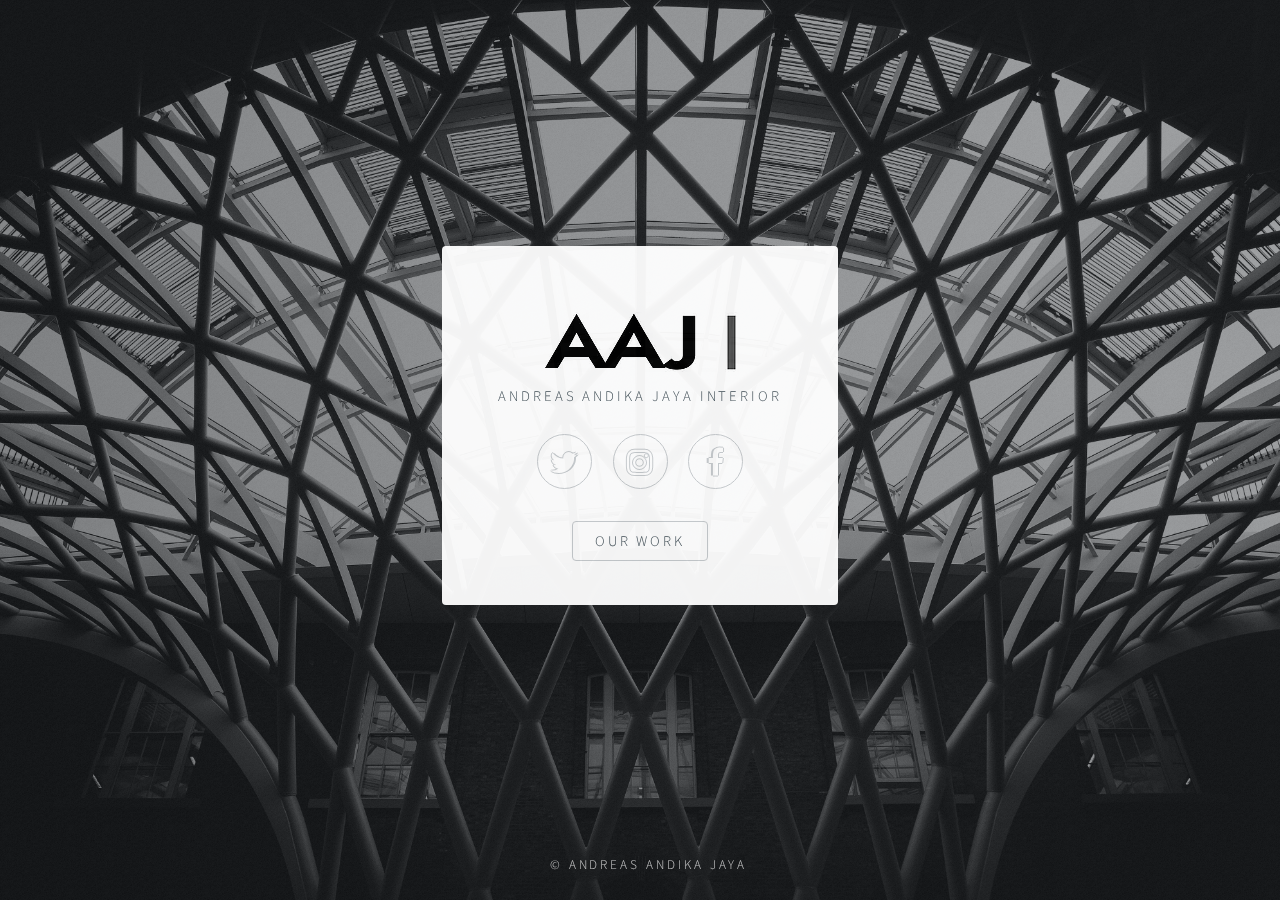
<file: index.html>
<!DOCTYPE HTML>
<!--
	Identity by HTML5 UP
	html5up.net | @ajlkn
	Free for personal and commercial use under the CCA 3.0 license (html5up.net/license)
-->
<html>
	<head>
		<title>AAJ Interior</title>
		<meta charset="utf-8" />
		<meta name="viewport" content="width=device-width, initial-scale=1" />
		<!--[if lte IE 8]><script src="assets/js/html5shiv.js"></script><![endif]-->
		<link rel="stylesheet" href="assets/css/main.css" />
		<link rel="stylesheet" href="assets/css/mycss.css" />
		<!--[if lte IE 9]><link rel="stylesheet" href="assets/css/ie9.css" /><![endif]-->
		<!--[if lte IE 8]><link rel="stylesheet" href="assets/css/ie8.css" /><![endif]-->
		<noscript><link rel="stylesheet" href="assets/css/noscript.css" /></noscript>
	</head>
	<body class="is-loading">

		<!-- Wrapper -->
			<div id="wrapper">

				<!-- Main -->
					<section id="main">
						<header>
							<!-- <span class="avatar"><img src="images/avatar.jpg" alt="" /></span> -->
							<img src="images/logo.webp">
							<!-- <h1>AAJI</h1> -->
							<p>ANDREAS ANDIKA JAYA INTERIOR</p>

						</header>
						<!--
						<hr />
						<h2>Extra Stuff!</h2>
						<form method="post" action="#">
							<div class="field">
								<input type="text" name="name" id="name" placeholder="Name" />
							</div>
							<div class="field">
								<input type="email" name="email" id="email" placeholder="Email" />
							</div>
							<div class="field">
								<div class="select-wrapper">
									<select name="department" id="department">
										<option value="">Department</option>
										<option value="sales">Sales</option>
										<option value="tech">Tech Support</option>
										<option value="null">/dev/null</option>
									</select>
								</div>
							</div>
							<div class="field">
								<textarea name="message" id="message" placeholder="Message" rows="4"></textarea>
							</div>
							<div class="field">
								<input type="checkbox" id="human" name="human" /><label for="human">I'm a human</label>
							</div>
							<div class="field">
								<label>But are you a robot?</label>
								<input type="radio" id="robot_yes" name="robot" /><label for="robot_yes">Yes</label>
								<input type="radio" id="robot_no" name="robot" /><label for="robot_no">No</label>
							</div>
							<ul class="actions">
								<li><a href="#" class="button">Get Started</a></li>
							</ul>
						</form>
						<hr />
						-->
						<footer>
							<ul class="icons">
								<li><a href="#" class="fa-twitter">Twitter</a></li>
								<li><a href="https://www.instagram.com/andreasandikajaya/" class="fa-instagram">Instagram</a></li>
								<li><a href="#" class="fa-facebook">Facebook</a></li>
								<!-- <li><a href="#" class="icon fa-envelope-o">Email</a></li> -->
							</ul>
							<a href="/work/work.html" class="button">OUR WORK</a>
						</footer>
					</section>

				<!-- Footer -->
					<footer id="footer">
						<ul class="copyright">
							<li>&copy; ANDREAS ANDIKA JAYA</li>
					</footer>

			</div>

		<!-- Scripts -->
			<!--[if lte IE 8]><script src="assets/js/respond.min.js"></script><![endif]-->
			<script>
				if ('addEventListener' in window) {
					window.addEventListener('load', function() { document.body.className = document.body.className.replace(/\bis-loading\b/, ''); });
					document.body.className += (navigator.userAgent.match(/(MSIE|rv:11\.0)/) ? ' is-ie' : '');
				}
			</script>

	</body>
</html>
</file>
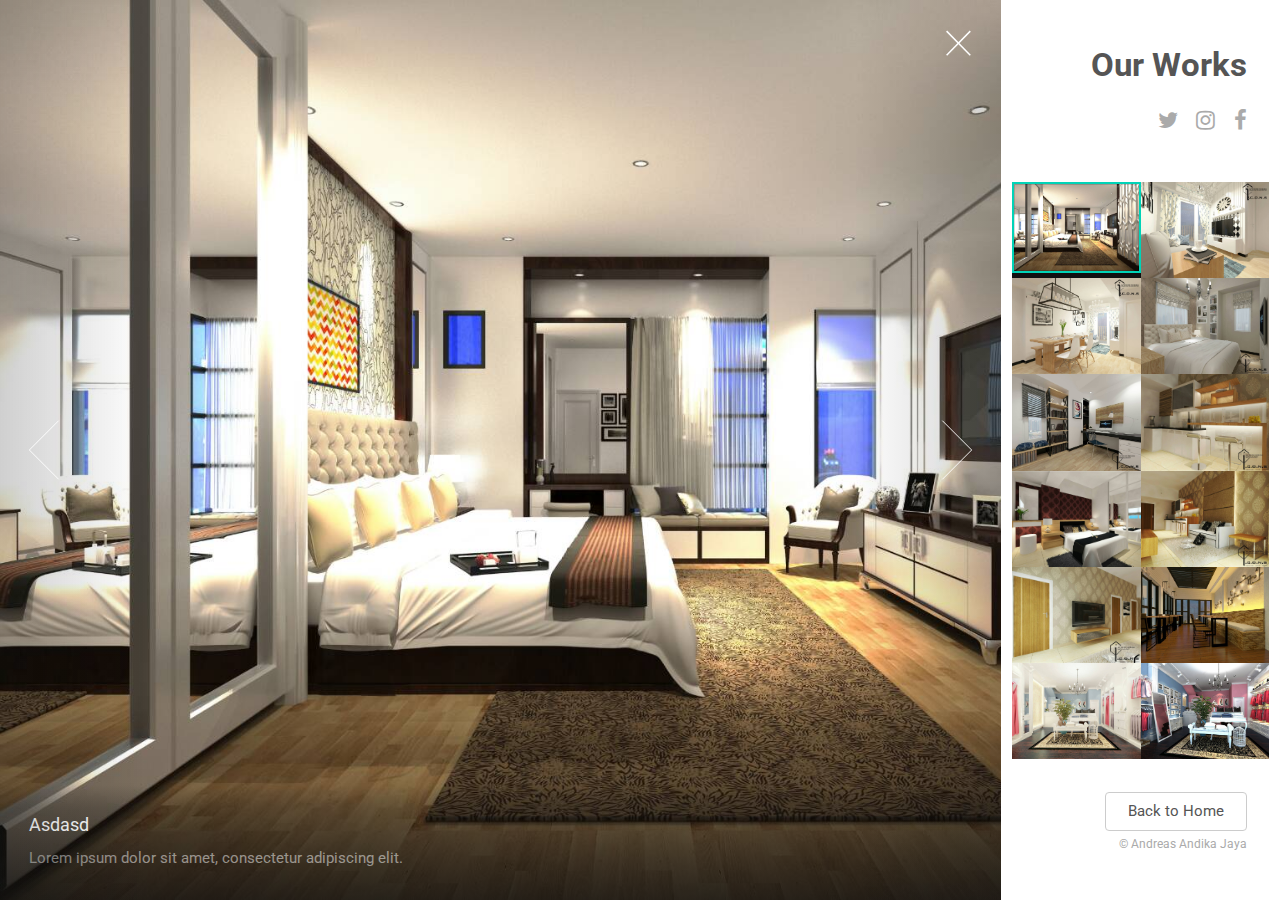
<file: work/work.html>
<!DOCTYPE HTML>
<!--
	Lens by HTML5 UP
	html5up.net | @ajlkn
	Free for personal and commercial use under the CCA 3.0 license (html5up.net/license)
-->
<html>
	<head>
		<title>AAJI | Our Works</title>
		<meta charset="utf-8" />
		<meta name="viewport" content="width=device-width, initial-scale=1" />
		<!--[if lte IE 8]><script src="assets/js/ie/html5shiv.js"></script><![endif]-->
		<link rel="stylesheet" href="assets/css/main.css" />
		<!--[if lte IE 8]><link rel="stylesheet" href="assets/css/ie8.css" /><![endif]-->
		<!--[if lte IE 9]><link rel="stylesheet" href="assets/css/ie9.css" /><![endif]-->
		<noscript><link rel="stylesheet" href="assets/css/noscript.css" /></noscript>
	</head>
	<body class="is-loading-0 is-loading-1 is-loading-2">

		<!-- Main -->
			<div id="main">

				<!-- Header -->
					<header id="header">
						<h1>Our Works</h1>
						<ul class="icons">
							<li><a href="#" class="icon fa-twitter"><span class="label">Twitter</span></a></li>
							<li><a href="https://www.instagram.com/andreasandikajaya/" class="icon fa-instagram"><span class="label">Instagram</span></a></li>
							<li><a href="#" class="icon fa-facebook"><span class="label">Facebook</span></a></li>
							<!-- <li><a href="#" class="icon fa-envelope-o"><span class="label">Email</span></a></li> -->
						</ul>
					</header>

				<!-- Thumbnail -->
					<section id="thumbnails">
						<article>
							<a class="thumbnail" href="images/fulls/13.jpg" data-position="left center"><img src="images/thumbs/13.jpg" alt="" /></a>
							<h2>Asdasd</h2>
							<p>Lorem ipsum dolor sit amet, consectetur adipiscing elit.</p>
						</article>
						<article>
							<a class="thumbnail" href="images/fulls/14.jpg"><img src="images/thumbs/14.jpg" alt="" /></a>
							<h2>Vivamus convallis libero</h2>
							<p>Sed velit lacus, laoreet at venenatis convallis in lorem tincidunt.</p>
						</article>
						<article>
							<a class="thumbnail" href="images/fulls/15.jpg" data-position="top center"><img src="images/thumbs/15.jpg" alt="" /></a>
							<h2>Nec accumsan enim felis</h2>
							<p>Maecenas eleifend tellus ut turpis eleifend, vitae pretium faucibus.</p>
						</article>
						<article>
							<a class="thumbnail" href="images/fulls/04.jpg"><img src="images/thumbs/04.jpg" alt="" /></a>
							<h2>Donec maximus nisi eget</h2>
							<p>Tristique in nulla vel congue. Sed sociis natoque parturient nascetur.</p>
						</article>
						<article>
							<a class="thumbnail" href="images/fulls/05.jpg" data-position="top center"><img src="images/thumbs/05.jpg" alt="" /></a>
							<h2>Nullam vitae nunc vulputate</h2>
							<p>In pellentesque cursus velit id posuere. Donec vehicula nulla.</p>
						</article>
						<article>
							<a class="thumbnail" href="images/fulls/06.jpg"><img src="images/thumbs/06.jpg" alt="" /></a>
							<h2>Phasellus magna faucibus</h2>
							<p>Nulla dignissim libero maximus tellus varius dictum ut posuere magna.</p>
						</article>
						<article>
							<a class="thumbnail" href="images/fulls/07.jpg"><img src="images/thumbs/07.jpg" alt="" /></a>
							<h2>Proin quis mauris</h2>
							<p>Etiam ultricies, lorem quis efficitur porttitor, facilisis ante orci urna.</p>
						</article>
						<article>
							<a class="thumbnail" href="images/fulls/08.jpg"><img src="images/thumbs/08.jpg" alt="" /></a>
							<h2>Gravida quis varius enim</h2>
							<p>Nunc egestas congue lorem. Nullam dictum placerat ex sapien tortor mattis.</p>
						</article>
						<article>
							<a class="thumbnail" href="images/fulls/09.jpg"><img src="images/thumbs/09.jpg" alt="" /></a>
							<h2>Morbi eget vitae adipiscing</h2>
							<p>In quis vulputate dui. Maecenas metus elit, dictum praesent lacinia lacus.</p>
						</article>
						<article>
							<a class="thumbnail" href="images/fulls/10.jpg"><img src="images/thumbs/10.jpg" alt="" /></a>
							<h2>Habitant tristique senectus</h2>
							<p>Vestibulum ante ipsum primis in faucibus orci luctus ac tincidunt dolor.</p>
						</article>
						<article>
							<a class="thumbnail" href="images/fulls/11.jpg"><img src="images/thumbs/11.jpg" alt="" /></a>
							<h2>Pharetra ex non faucibus</h2>
							<p>Ut sed magna euismod leo laoreet congue. Fusce congue enim ultricies.</p>
						</article>
						<article>
							<a class="thumbnail" href="images/fulls/12.jpg"><img src="images/thumbs/12.jpg" alt="" /></a>
							<h2>Mattis lorem sodales</h2>
							<p>Feugiat auctor leo massa, nec vestibulum nisl erat faucibus, rutrum nulla.</p>
						</article>
					</section>

				<!-- Footer -->
					<footer id="footer">
						<a href="/index.html" class="button">Back to Home</a>
						<ul class="copyright">
							<li>&copy; Andreas Andika Jaya</li>
						</ul>
					</footer>

			</div>

		<!-- Scripts -->
			<script src="assets/js/jquery.min.js"></script>
			<script src="assets/js/skel.min.js"></script>
			<!--[if lte IE 8]><script src="assets/js/ie/respond.min.js"></script><![endif]-->
			<script src="assets/js/main.js"></script>

	</body>
</html>
</file>
<file: assets/css/mycss.css>
body {

		background-image: url("images/overlay.png"), -moz-linear-gradient(60deg, rgba(0, 0, 0, 0.5) 5%, rgba(0, 0, 0, 0.35)), url("../../images/bg.jpg");
		background-image: url("images/overlay.png"), -webkit-linear-gradient(60deg, rgba(0, 0, 0, 0.5) 5%, rgba(0, 0, 0, 0.35)), url("../../images/bg.jpg");
		background-image: url("images/overlay.png"), -ms-linear-gradient(60deg, rgba(0, 0, 0, 0.5) 5%, rgba(0, 0, 0, 0.35)), url("../../images/bg.jpg");
		background-image: url("images/overlay.png"), linear-gradient(60deg, rgba(0, 0, 0, 0.5) 5%, rgba(0, 0, 0, 0.35)), url("../../images/bg.jpg");

	}
</file>
<file: assets/css/ie9.css>
/*
	Identity by HTML5 UP
	html5up.net | @ajlkn
	Free for personal and commercial use under the CCA 3.0 license (html5up.net/license)
*/

/* Basic */

	body {
		background-image: url("../../images/bg.jpg");
		background-repeat: no-repeat;
		background-size: cover;
		background-position: bottom center;
		background-attachment: fixed;
	}

		body:after {
			display: none;
		}

/* List */

	ul.icons li a:before {
		color: #c8cccf;
	}

	ul.icons li a:hover:before {
		color: #ff7496;
	}

/* Wrapper */

	#wrapper {
		text-align: center;
	}

/* Main */

	#main {
		display: inline-block;
	}
</file>
<file: assets/css/ie8.css>
/*
	Identity by HTML5 UP
	html5up.net | @ajlkn
	Free for personal and commercial use under the CCA 3.0 license (html5up.net/license)
*/

/* List */

	ul.icons li a {
		-ms-behavior: url("assets/js/PIE.htc");
	}

		ul.icons li a:before {
			text-align: center;
			font-size: 26px;
		}

/* Main */

	#main {
		-ms-behavior: url("assets/js/PIE.htc");
	}

		#main .avatar img {
			-ms-behavior: url("assets/js/PIE.htc");
		}

/* Footer */

	#footer {
		color: #fff;
	}

		#footer .copyright li {
			border-left: solid 1px #fff;
		}
</file>
<file: assets/css/noscript.css>
/*
	Identity by HTML5 UP
	html5up.net | @ajlkn
	Free for personal and commercial use under the CCA 3.0 license (html5up.net/license)
*/

/* Basic */

	body:after {
		display: none;
	}

/* Main */

	#main {
		-moz-transform: none !important;
		-webkit-transform: none !important;
		-ms-transform: none !important;
		transform: none !important;
		opacity: 1 !important;
	}
</file>
<file: work/assets/css/ie8.css>
/*
	Lens by HTML5 UP
	html5up.net | @ajlkn
	Free for personal and commercial use under the CCA 3.0 license (html5up.net/license)
*/

/* Viewer */

	#viewer {
		width: 100%;
	}
</file>
<file: work/assets/css/ie9.css>
/*
	Lens by HTML5 UP
	html5up.net | @ajlkn
	Free for personal and commercial use under the CCA 3.0 license (html5up.net/license)
*/

/* Thumbnails */

	#thumbnails:after {
		content: '';
		display: block;
		clear: both;
	}

	#thumbnails article {
		float: left;
	}

/* Viewer */

	#viewer .inner {
		box-shadow: inset 0 0 9em 2em rgba(16, 16, 16, 0.2);
	}

		#viewer .inner:before {
			display: none;
		}

	#viewer .slide .caption {
		background-color: rgba(16, 16, 16, 0.5);
	}
</file>
<file: work/assets/css/noscript.css>
/*
	Lens by HTML5 UP
	html5up.net | @ajlkn
	Free for personal and commercial use under the CCA 3.0 license (html5up.net/license)
*/

/* Main */

	#main {
		opacity: 1 !important;
		right: 0 !important;
	}

	body:before {
		content: 'Javascript is disabled :(';
		display: block;
		position: absolute;
		top: 50%;
		width: calc(100% - 22.5em * 0.333333333);
		height: 4em;
		margin-top: -2em;
		color: #272727;
		cursor: default;
		font-size: 3em;
		line-height: 4em;
		text-align: center;
		white-space: nowrap;
		left: 0;
	}
</file>
<file: assets/css/main.css>
@charset "UTF-8";
@import url(font-awesome.min.css);
@import url("https://fonts.googleapis.com/css?family=Source+Sans+Pro:300");

/*
	Identity by HTML5 UP
	html5up.net | @ajlkn
	Free for personal and commercial use under the CCA 3.0 license (html5up.net/license)
*/

/* Reset */

	html, body, div, span, applet, object, iframe, h1, h2, h3, h4, h5, h6, p, blockquote, pre, a, abbr, acronym, address, big, cite, code, del, dfn, em, img, ins, kbd, q, s, samp, small, strike, strong, sub, sup, tt, var, b, u, i, center, dl, dt, dd, ol, ul, li, fieldset, form, label, legend, table, caption, tbody, tfoot, thead, tr, th, td, article, aside, canvas, details, embed, figure, figcaption, footer, header, hgroup, menu, nav, output, ruby, section, summary, time, mark, audio, video {
		margin: 0;
		padding: 0;
		border: 0;
		font-size: 100%;
		font: inherit;
		vertical-align: baseline;
	}

	article, aside, details, figcaption, figure, footer, header, hgroup, menu, nav, section {
		display: block;
	}

	body {
		line-height: 1;
	}

	ol, ul {
		list-style: none;
	}

	blockquote, q {
		quotes: none;
	}

	blockquote:before, blockquote:after, q:before, q:after {
		content: '';
		content: none;
	}

	table {
		border-collapse: collapse;
		border-spacing: 0;
	}

	body {
		-webkit-text-size-adjust: none;
	}

/* Box Model */

	*, *:before, *:after {
		-moz-box-sizing: border-box;
		-webkit-box-sizing: border-box;
		box-sizing: border-box;
	}

/* Basic */

	@media screen and (max-width: 480px) {

		html, body {
			min-width: 320px;
		}

	}

	body.is-loading *, body.is-loading *:before, body.is-loading *:after {
		-moz-animation: none !important;
		-webkit-animation: none !important;
		-ms-animation: none !important;
		animation: none !important;
		-moz-transition: none !important;
		-webkit-transition: none !important;
		-ms-transition: none !important;
		transition: none !important;
	}

	html {
		height: 100%;
	}

	body {
		height: 100%;
		background-color: #ffffff;
		background-image: url("images/overlay.png"), -moz-linear-gradient(60deg, rgba(255, 165, 150, 0.5) 5%, rgba(0, 228, 255, 0.35)), url("../../images/bg.jpg");
		background-image: url("images/overlay.png"), -webkit-linear-gradient(60deg, rgba(255, 165, 150, 0.5) 5%, rgba(0, 228, 255, 0.35)), url("../../images/bg.jpg");
		background-image: url("images/overlay.png"), -ms-linear-gradient(60deg, rgba(255, 165, 150, 0.5) 5%, rgba(0, 228, 255, 0.35)), url("../../images/bg.jpg");
		background-image: url("images/overlay.png"), linear-gradient(60deg, rgba(255, 165, 150, 0.5) 5%, rgba(0, 228, 255, 0.35)), url("../../images/bg.jpg");
		background-repeat: repeat,			no-repeat,			no-repeat;
		background-size: 100px 100px, cover,				cover;
		background-position: top left,		center center,		bottom center;
		background-attachment: fixed,			fixed,				fixed;
	}

		body:after {
			content: '';
			display: block;
			position: fixed;
			top: 0;
			left: 0;
			width: 100%;
			height: inherit;
			opacity: 0;
			z-index: 1;
			background-color: #ffffff;
			background-image: url("images/overlay.png"), -moz-linear-gradient(60deg, rgba(0, 0, 0, 0.5) 5%, rgba(0, 0, 0, 0.35));
			background-image: url("images/overlay.png"), -webkit-linear-gradient(60deg, rgba(0, 0, 0, 0.5) 5%, rgba(0, 0, 0, 0.35));
			background-image: url("images/overlay.png"), -ms-linear-gradient(60deg, rgba(0, 0, 0, 0.5) 5%, rgba(0, 0, 0, 0.35));
			background-image: url("images/overlay.png"), linear-gradient(60deg, rgba(0, 0, 0, 0.5) 5%, rgba(0, 0, 0, 0.35));
			background-repeat: repeat,			no-repeat;
			background-size: 100px 100px, cover;
			background-position: top left,		center center;
			-moz-transition: opacity 1.75s ease-out;
			-webkit-transition: opacity 1.75s ease-out;
			-ms-transition: opacity 1.75s ease-out;
			transition: opacity 1.75s ease-out;
		}

		body.is-loading:after {
			opacity: 1;
		}

/* Type */

	body, input, select, textarea {
		color: #414f57;
		font-family: "Source Sans Pro", Helvetica, sans-serif;
		font-size: 14pt;
		font-weight: 300;
		line-height: 2;
		letter-spacing: 0.2em;
		text-transform: uppercase;
	}

		@media screen and (max-width: 1680px) {

			body, input, select, textarea {
				font-size: 11pt;
			}

		}

		@media screen and (max-width: 480px) {

			body, input, select, textarea {
				font-size: 10pt;
				line-height: 1.75;
			}

		}

	a {
		-moz-transition: color 0.2s ease, border-color 0.2s ease;
		-webkit-transition: color 0.2s ease, border-color 0.2s ease;
		-ms-transition: color 0.2s ease, border-color 0.2s ease;
		transition: color 0.2s ease, border-color 0.2s ease;
		color: inherit;
		text-decoration: none;
	}

		a:before {
			-moz-transition: color 0.2s ease, text-shadow 0.2s ease;
			-webkit-transition: color 0.2s ease, text-shadow 0.2s ease;
			-ms-transition: color 0.2s ease, text-shadow 0.2s ease;
			transition: color 0.2s ease, text-shadow 0.2s ease;
		}

		a:hover {
			color: #ff7496;
		}

	strong, b {
		color: #313f47;
	}

	em, i {
		font-style: italic;
	}

	p {
		margin: 0 0 1.5em 0;
	}

	h1, h2, h3, h4, h5, h6 {
		color: #313f47;
		line-height: 1.5;
		margin: 0 0 0.75em 0;
	}

		h1 a, h2 a, h3 a, h4 a, h5 a, h6 a {
			color: inherit;
			text-decoration: none;
		}

	h1 {
		font-size: 1.85em;
		letter-spacing: 0.22em;
		margin: 0 0 0.525em 0;
	}

	h2 {
		font-size: 1.25em;
	}

	h3 {
		font-size: 1em;
	}

	h4 {
		font-size: 1em;
	}

	h5 {
		font-size: 1em;
	}

	h6 {
		font-size: 1em;
	}

	@media screen and (max-width: 480px) {

		h1 {
			font-size: 1.65em;
		}

	}

	sub {
		font-size: 0.8em;
		position: relative;
		top: 0.5em;
	}

	sup {
		font-size: 0.8em;
		position: relative;
		top: -0.5em;
	}

	hr {
		border: 0;
		border-bottom: solid 1px #c8cccf;
		margin: 3em 0;
	}

/* Form */

	form {
		margin: 0 0 1.5em 0;
	}

		form > .field {
			margin: 0 0 1.5em 0;
		}

			form > .field > :last-child {
				margin-bottom: 0;
			}

	label {
		color: #313f47;
		display: block;
		font-size: 0.9em;
		margin: 0 0 0.75em 0;
	}

	input[type="text"],
	input[type="password"],
	input[type="email"],
	input[type="tel"],
	select,
	textarea {
		-moz-appearance: none;
		-webkit-appearance: none;
		-ms-appearance: none;
		appearance: none;
		border-radius: 4px;
		border: solid 1px #c8cccf;
		color: inherit;
		display: block;
		outline: 0;
		padding: 0 1em;
		text-decoration: none;
		width: 100%;
	}

		input[type="text"]:invalid,
		input[type="password"]:invalid,
		input[type="email"]:invalid,
		input[type="tel"]:invalid,
		select:invalid,
		textarea:invalid {
			box-shadow: none;
		}

		input[type="text"]:focus,
		input[type="password"]:focus,
		input[type="email"]:focus,
		input[type="tel"]:focus,
		select:focus,
		textarea:focus {
			border-color: #ff7496;
		}

	.select-wrapper {
		text-decoration: none;
		display: block;
		position: relative;
	}

		.select-wrapper:before {
			content: "";
			-moz-osx-font-smoothing: grayscale;
			-webkit-font-smoothing: antialiased;
			font-family: FontAwesome;
			font-style: normal;
			font-weight: normal;
			text-transform: none !important;
		}

		.select-wrapper:before {
			color: #c8cccf;
			display: block;
			height: 2.75em;
			line-height: 2.75em;
			pointer-events: none;
			position: absolute;
			right: 0;
			text-align: center;
			top: 0;
			width: 2.75em;
		}

		.select-wrapper select::-ms-expand {
			display: none;
		}

	input[type="text"],
	input[type="password"],
	input[type="email"],
	select {
		height: 2.75em;
	}

	textarea {
		padding: 0.75em 1em;
	}

	input[type="checkbox"],
	input[type="radio"] {
		-moz-appearance: none;
		-webkit-appearance: none;
		-ms-appearance: none;
		appearance: none;
		display: block;
		float: left;
		margin-right: -2em;
		opacity: 0;
		width: 1em;
		z-index: -1;
	}

		input[type="checkbox"] + label,
		input[type="radio"] + label {
			text-decoration: none;
			color: #414f57;
			cursor: pointer;
			display: inline-block;
			font-size: 1em;
			font-weight: 300;
			padding-left: 2.4em;
			padding-right: 0.75em;
			position: relative;
		}

			input[type="checkbox"] + label:before,
			input[type="radio"] + label:before {
				-moz-osx-font-smoothing: grayscale;
				-webkit-font-smoothing: antialiased;
				font-family: FontAwesome;
				font-style: normal;
				font-weight: normal;
				text-transform: none !important;
			}

			input[type="checkbox"] + label:before,
			input[type="radio"] + label:before {
				border-radius: 4px;
				border: solid 1px #c8cccf;
				content: '';
				display: inline-block;
				height: 1.65em;
				left: 0;
				line-height: 1.58125em;
				position: absolute;
				text-align: center;
				top: 0.15em;
				width: 1.65em;
			}

		input[type="checkbox"]:checked + label:before,
		input[type="radio"]:checked + label:before {
			color: #ff7496;
			content: '\f00c';
		}

		input[type="checkbox"]:focus + label:before,
		input[type="radio"]:focus + label:before {
			border-color: #ff7496;
		}

	input[type="checkbox"] + label:before {
		border-radius: 4px;
	}

	input[type="radio"] + label:before {
		border-radius: 100%;
	}

	::-webkit-input-placeholder {
		color: #616f77 !important;
		opacity: 1.0;
	}

	:-moz-placeholder {
		color: #616f77 !important;
		opacity: 1.0;
	}

	::-moz-placeholder {
		color: #616f77 !important;
		opacity: 1.0;
	}

	:-ms-input-placeholder {
		color: #616f77 !important;
		opacity: 1.0;
	}

	.formerize-placeholder {
		color: #616f77 !important;
		opacity: 1.0;
	}

/* Icon */

	.icon {
		text-decoration: none;
		position: relative;
		border-bottom: none;
	}

		.icon:before {
			-moz-osx-font-smoothing: grayscale;
			-webkit-font-smoothing: antialiased;
			font-family: FontAwesome;
			font-style: normal;
			font-weight: normal;
			text-transform: none !important;
		}

		.icon > .label {
			display: none;
		}

/* List */

	ol {
		list-style: decimal;
		margin: 0 0 1.5em 0;
		padding-left: 1.25em;
	}

		ol li {
			padding-left: 0.25em;
		}

	ul {
		list-style: disc;
		margin: 0 0 1.5em 0;
		padding-left: 1em;
	}

		ul li {
			padding-left: 0.5em;
		}

		ul.alt {
			list-style: none;
			padding-left: 0;
		}

			ul.alt li {
				border-top: solid 1px #c8cccf;
				padding: 0.5em 0;
			}

				ul.alt li:first-child {
					border-top: 0;
					padding-top: 0;
				}

		ul.icons {
			cursor: default;
			list-style: none;
			padding-left: 0;
			margin-top: -0.675em;
		}

			ul.icons li {
				display: inline-block;
				padding: 0.675em 0.5em;
			}

				ul.icons li a {
					text-decoration: none;
					position: relative;
					display: block;
					width: 3.75em;
					height: 3.75em;
					border-radius: 100%;
					border: solid 1px #c8cccf;
					line-height: 3.75em;
					overflow: hidden;
					text-align: center;
					text-indent: 3.75em;
					white-space: nowrap;
				}

					ul.icons li a:before {
						-moz-osx-font-smoothing: grayscale;
						-webkit-font-smoothing: antialiased;
						font-family: FontAwesome;
						font-style: normal;
						font-weight: normal;
						text-transform: none !important;
					}

					ul.icons li a:before {
						color: #ffffff;
						text-shadow: 1.25px 0px 0px #c8cccf, -1.25px 0px 0px #c8cccf, 0px 1.25px 0px #c8cccf, 0px -1.25px 0px #c8cccf;
					}

					ul.icons li a:hover:before {
						text-shadow: 1.25px 0px 0px #ff7496, -1.25px 0px 0px #ff7496, 0px 1.25px 0px #ff7496, 0px -1.25px 0px #ff7496;
					}

					ul.icons li a:before {
						position: absolute;
						top: 0;
						left: 0;
						width: inherit;
						height: inherit;
						font-size: 1.85rem;
						line-height: inherit;
						text-align: center;
						text-indent: 0;
					}

					ul.icons li a:hover {
						border-color: #ff7496;
					}

			@media screen and (max-width: 480px) {

				ul.icons li a:before {
					font-size: 1.5rem;
				}

			}

		ul.actions {
			cursor: default;
			list-style: none;
			padding-left: 0;
		}

			ul.actions li {
				display: inline-block;
				padding: 0 0.75em 0 0;
				vertical-align: middle;
			}

				ul.actions li:last-child {
					padding-right: 0;
				}

	dl {
		margin: 0 0 1.5em 0;
	}

		dl dt {
			display: block;
			margin: 0 0 0.75em 0;
		}

		dl dd {
			margin-left: 1.5em;
		}

/* Button */

	input[type="submit"],
	input[type="reset"],
	input[type="button"],
	button,
	.button {
		-moz-appearance: none;
		-webkit-appearance: none;
		-ms-appearance: none;
		appearance: none;
		-moz-transition: background-color 0.2s ease-in-out, border-color 0.2s ease-in-out, color 0.2s ease-in-out;
		-webkit-transition: background-color 0.2s ease-in-out, border-color 0.2s ease-in-out, color 0.2s ease-in-out;
		-ms-transition: background-color 0.2s ease-in-out, border-color 0.2s ease-in-out, color 0.2s ease-in-out;
		transition: background-color 0.2s ease-in-out, border-color 0.2s ease-in-out, color 0.2s ease-in-out;
		display: inline-block;
		height: 2.75em;
		line-height: 2.75em;
		padding: 0 1.5em;
		background-color: transparent;
		border-radius: 4px;
		border: solid 1px #c8cccf;
		color: #414f57 !important;
		cursor: pointer;
		text-align: center;
		text-decoration: none;
		white-space: nowrap;
	}

		input[type="submit"]:hover,
		input[type="reset"]:hover,
		input[type="button"]:hover,
		button:hover,
		.button:hover {
			border-color: #ff7496;
			color: #ff7496 !important;
		}

		input[type="submit"].icon,
		input[type="reset"].icon,
		input[type="button"].icon,
		button.icon,
		.button.icon {
			padding-left: 1.35em;
		}

			input[type="submit"].icon:before,
			input[type="reset"].icon:before,
			input[type="button"].icon:before,
			button.icon:before,
			.button.icon:before {
				margin-right: 0.5em;
			}

		input[type="submit"].fit,
		input[type="reset"].fit,
		input[type="button"].fit,
		button.fit,
		.button.fit {
			display: block;
			width: 100%;
			margin: 0 0 0.75em 0;
		}

		input[type="submit"].small,
		input[type="reset"].small,
		input[type="button"].small,
		button.small,
		.button.small {
			font-size: 0.8em;
		}

		input[type="submit"].big,
		input[type="reset"].big,
		input[type="button"].big,
		button.big,
		.button.big {
			font-size: 1.35em;
		}

		input[type="submit"].disabled, input[type="submit"]:disabled,
		input[type="reset"].disabled,
		input[type="reset"]:disabled,
		input[type="button"].disabled,
		input[type="button"]:disabled,
		button.disabled,
		button:disabled,
		.button.disabled,
		.button:disabled {
			-moz-pointer-events: none;
			-webkit-pointer-events: none;
			-ms-pointer-events: none;
			pointer-events: none;
			opacity: 0.5;
		}

/* Main */

	#main {
		position: relative;
		max-width: 100%;
		min-width: 27em;
		padding: 4.5em 3em 3em 3em ;
		background: #ffffff;
		border-radius: 4px;
		cursor: default;
		opacity: 0.95;
		text-align: center;
		-moz-transform-origin: 50% 50%;
		-webkit-transform-origin: 50% 50%;
		-ms-transform-origin: 50% 50%;
		transform-origin: 50% 50%;
		-moz-transform: rotateX(0deg);
		-webkit-transform: rotateX(0deg);
		-ms-transform: rotateX(0deg);
		transform: rotateX(0deg);
		-moz-transition: opacity 1s ease, -moz-transform 1s ease;
		-webkit-transition: opacity 1s ease, -webkit-transform 1s ease;
		-ms-transition: opacity 1s ease, -ms-transform 1s ease;
		transition: opacity 1s ease, transform 1s ease;
	}

		#main .avatar {
			position: relative;
			display: block;
			margin-bottom: 1.5em;
		}

			#main .avatar img {
				display: block;
				margin: 0 auto;
				border-radius: 100%;
				box-shadow: 0 0 0 1.5em #ffffff;
			}

			#main .avatar:before {
				content: '';
				display: block;
				position: absolute;
				top: 50%;
				left: -3em;
				width: calc(100% + 6em);
				height: 1px;
				z-index: -1;
				background: #c8cccf;
			}

		@media screen and (max-width: 480px) {

			#main {
				min-width: 0;
				width: 100%;
				padding: 4em 2em 2.5em 2em ;
			}

				#main .avatar:before {
					left: -2em;
					width: calc(100% + 4em);
				}

		}

		body.is-loading #main {
			opacity: 0;
			-moz-transform: rotateX(15deg);
			-webkit-transform: rotateX(15deg);
			-ms-transform: rotateX(15deg);
			transform: rotateX(15deg);
		}

/* Footer */

	#footer {
		-moz-align-self: -moz-flex-end;
		-webkit-align-self: -webkit-flex-end;
		-ms-align-self: -ms-flex-end;
		align-self: flex-end;
		width: 100%;
		padding: 1.5em 0 0 0;
		color: rgba(255, 255, 255, 0.75);
		cursor: default;
		text-align: center;
	}

		#footer .copyright {
			margin: 0;
			padding: 0;
			font-size: 0.9em;
			list-style: none;
		}

			#footer .copyright li {
				display: inline-block;
				margin: 0 0 0 0.45em;
				padding: 0 0 0 0.85em;
				border-left: solid 1px rgba(255, 255, 255, 0.5);
				line-height: 1;
			}

				#footer .copyright li:first-child {
					border-left: 0;
				}

/* Wrapper */

	#wrapper {
		display: -moz-flex;
		display: -webkit-flex;
		display: -ms-flex;
		display: flex;
		-moz-align-items: center;
		-webkit-align-items: center;
		-ms-align-items: center;
		align-items: center;
		-moz-justify-content: space-between;
		-webkit-justify-content: space-between;
		-ms-justify-content: space-between;
		justify-content: space-between;
		-moz-flex-direction: column;
		-webkit-flex-direction: column;
		-ms-flex-direction: column;
		flex-direction: column;
		-moz-perspective: 1000px;
		-webkit-perspective: 1000px;
		-ms-perspective: 1000px;
		perspective: 1000px;
		position: relative;
		min-height: 100%;
		padding: 1.5em;
		z-index: 2;
	}

		#wrapper > * {
			z-index: 1;
		}

		#wrapper:before {
			content: '';
			display: block;
		}

		@media screen and (max-width: 360px) {

			#wrapper {
				padding: 0.75em;
			}

		}

		body.is-ie #wrapper {
			height: 100%;
		}
</file>
<file: work/assets/css/main.css>
@import url(font-awesome.min.css);
@import url("https://fonts.googleapis.com/css?family=Roboto:400,700");

/*
	Lens by HTML5 UP
	html5up.net | @ajlkn
	Free for personal and commercial use under the CCA 3.0 license (html5up.net/license)
*/

/* Reset */

	html, body, div, span, applet, object, iframe, h1, h2, h3, h4, h5, h6, p, blockquote, pre, a, abbr, acronym, address, big, cite, code, del, dfn, em, img, ins, kbd, q, s, samp, small, strike, strong, sub, sup, tt, var, b, u, i, center, dl, dt, dd, ol, ul, li, fieldset, form, label, legend, table, caption, tbody, tfoot, thead, tr, th, td, article, aside, canvas, details, embed, figure, figcaption, footer, header, hgroup, menu, nav, output, ruby, section, summary, time, mark, audio, video {
		margin: 0;
		padding: 0;
		border: 0;
		font-size: 100%;
		font: inherit;
		vertical-align: baseline;
	}

	article, aside, details, figcaption, figure, footer, header, hgroup, menu, nav, section {
		display: block;
	}

	body {
		line-height: 1;
	}

	ol, ul {
		list-style: none;
	}

	blockquote, q {
		quotes: none;
	}

	blockquote:before, blockquote:after, q:before, q:after {
		content: '';
		content: none;
	}

	table {
		border-collapse: collapse;
		border-spacing: 0;
	}

	body {
		-webkit-text-size-adjust: none;
	}

/* Box Model */

	*, *:before, *:after {
		-moz-box-sizing: border-box;
		-webkit-box-sizing: border-box;
		box-sizing: border-box;
	}

/* Basic */

	/*
		@-ms-viewport {
			width: device-width;
		}

	*/

	@media screen and (max-width: 480px) {

		html, body {
			min-width: 320px;
		}

	}

	body.is-loading-0 *, body.is-loading-0 *:before, body.is-loading-0 *:after {
		-moz-animation: none !important;
		-webkit-animation: none !important;
		-ms-animation: none !important;
		animation: none !important;
		-moz-transition: none !important;
		-webkit-transition: none !important;
		-ms-transition: none !important;
		transition: none !important;
	}

	html, body {
		background-color: #101010;
		overflow: hidden;
	}

/* Type */

	html {
		font-size: 16pt;
	}

		@media screen and (max-width: 1680px) {

			html {
				font-size: 12pt;
			}

		}

		@media screen and (max-width: 1280px) {

			html {
				font-size: 11pt;
			}

		}

	body {
		background-color: #fff;
		color: #aaa;
	}

	body, input, select, textarea {
		font-family: "Roboto", Helvetica, sans-serif;
		font-weight: 400;
		line-height: 1.65;
		font-size: 1em;
		color: #aaa;
	}

	a {
		-moz-transition: color 0.25s ease, border-bottom-color 0.25s ease;
		-webkit-transition: color 0.25s ease, border-bottom-color 0.25s ease;
		-ms-transition: color 0.25s ease, border-bottom-color 0.25s ease;
		transition: color 0.25s ease, border-bottom-color 0.25s ease;
		border-bottom: dotted 1px;
		color: inherit;
		text-decoration: none;
	}

		a:hover {
			border-bottom-color: transparent;
			color: #00D3B7;
		}

	strong, b {
		font-weight: 400;
		color: #555;
	}

	em, i {
		font-style: italic;
	}

	p {
		margin: 0 0 1.25em 0;
	}

	h1, h2, h3, h4, h5, h6 {
		font-weight: 400;
		line-height: 1.25;
		margin: 0 0 0.5em 0;
		color: #555;
	}

		h1 a, h2 a, h3 a, h4 a, h5 a, h6 a {
			color: inherit;
			text-decoration: none;
		}

	h2 {
		font-size: 1.25em;
	}

	h3 {
		font-size: 1em;
	}

	h4 {
		font-size: 0.9em;
	}

	h5 {
		font-size: 0.8em;
	}

	h6 {
		font-size: 0.7em;
	}

	sub {
		font-size: 0.8em;
		position: relative;
		top: 0.5em;
	}

	sup {
		font-size: 0.8em;
		position: relative;
		top: -0.5em;
	}

	blockquote {
		border-left: solid 4px #ccc;
		font-style: italic;
		margin: 0 0 1.25em 0;
		padding: 0.3125em 0 0.3125em 1.25em;
	}

	code {
		border-radius: 4px;
		border: solid 1px;
		font-family: "Courier New", monospace;
		font-size: 0.9em;
		margin: 0 0.25em;
		padding: 0.25em 0.65em;
		border-color: #ccc;
	}

	pre {
		-webkit-overflow-scrolling: touch;
		font-family: "Courier New", monospace;
		font-size: 0.9em;
		margin: 0 0 1.25em 0;
	}

		pre code {
			display: block;
			padding: 1em 1.5em;
			overflow-x: auto;
		}

	hr {
		border: 0;
		border-bottom: solid 1px #ccc;
		margin: 1.25em 0;
	}

		hr.major {
			margin: 1.875em 0;
		}

	.align-left {
		text-align: left;
	}

	.align-center {
		text-align: center;
	}

	.align-right {
		text-align: right;
	}

/* Button */

	input[type="submit"],
	input[type="reset"],
	input[type="button"],
	button,
	.button {
		-moz-appearance: none;
		-webkit-appearance: none;
		-ms-appearance: none;
		appearance: none;
		-moz-transition: background-color 0.25s ease-in-out, border-color 0.25s ease-in-out, color 0.25s ease-in-out;
		-webkit-transition: background-color 0.25s ease-in-out, border-color 0.25s ease-in-out, color 0.25s ease-in-out;
		-ms-transition: background-color 0.25s ease-in-out, border-color 0.25s ease-in-out, color 0.25s ease-in-out;
		transition: background-color 0.25s ease-in-out, border-color 0.25s ease-in-out, color 0.25s ease-in-out;
		background-color: transparent;
		border-radius: 4px;
		border: solid 1px #ccc;
		color: #555;
		cursor: pointer;
		display: inline-block;
		line-height: 1;
		padding: 0.75em 1.5em;
		text-align: center;
		text-decoration: none;
		white-space: nowrap;
	}

		input[type="submit"]:hover,
		input[type="reset"]:hover,
		input[type="button"]:hover,
		button:hover,
		.button:hover {
			border-color: #00D3B7;
			color: #00D3B7;
		}

			input[type="submit"]:hover:active,
			input[type="reset"]:hover:active,
			input[type="button"]:hover:active,
			button:hover:active,
			.button:hover:active {
				background-color: rgba(0, 211, 183, 0.15);
			}

		input[type="submit"].icon,
		input[type="reset"].icon,
		input[type="button"].icon,
		button.icon,
		.button.icon {
			padding-left: 1.35em;
		}

			input[type="submit"].icon:before,
			input[type="reset"].icon:before,
			input[type="button"].icon:before,
			button.icon:before,
			.button.icon:before {
				margin-right: 0.5em;
			}

		input[type="submit"].fit,
		input[type="reset"].fit,
		input[type="button"].fit,
		button.fit,
		.button.fit {
			display: block;
			margin: 0 0 0.625em 0;
			width: 100%;
		}

		input[type="submit"].small,
		input[type="reset"].small,
		input[type="button"].small,
		button.small,
		.button.small {
			font-size: 0.8em;
		}

		input[type="submit"].big,
		input[type="reset"].big,
		input[type="button"].big,
		button.big,
		.button.big {
			font-size: 1.35em;
		}

		input[type="submit"].disabled, input[type="submit"]:disabled,
		input[type="reset"].disabled,
		input[type="reset"]:disabled,
		input[type="button"].disabled,
		input[type="button"]:disabled,
		button.disabled,
		button:disabled,
		.button.disabled,
		.button:disabled {
			-moz-pointer-events: none;
			-webkit-pointer-events: none;
			-ms-pointer-events: none;
			pointer-events: none;
			opacity: 0.25;
		}

/* Form */

	form {
		margin: 0 0 1.25em 0;
	}

	label {
		color: #555;
		display: block;
		font-size: 0.9em;
		font-weight: 400;
		margin: 0 0 0.625em 0;
	}

	input[type="text"],
	input[type="password"],
	input[type="email"],
	select,
	textarea {
		-moz-appearance: none;
		-webkit-appearance: none;
		-ms-appearance: none;
		appearance: none;
		background-color: transparent;
		border-radius: 4px;
		border: solid 1px #ccc;
		color: inherit;
		display: block;
		outline: 0;
		padding: 0 0.75em;
		text-decoration: none;
		width: 100%;
	}

		input[type="text"]:invalid,
		input[type="password"]:invalid,
		input[type="email"]:invalid,
		select:invalid,
		textarea:invalid {
			box-shadow: none;
		}

		input[type="text"]:focus,
		input[type="password"]:focus,
		input[type="email"]:focus,
		select:focus,
		textarea:focus {
			border-color: #00D3B7;
		}

	.select-wrapper {
		text-decoration: none;
		display: block;
		position: relative;
	}

		.select-wrapper:before {
			-moz-osx-font-smoothing: grayscale;
			-webkit-font-smoothing: antialiased;
			font-family: FontAwesome;
			font-style: normal;
			font-weight: normal;
			text-transform: none !important;
		}

		.select-wrapper:before {
			color: #ccc;
			content: '\f107';
			display: block;
			height: 2.75em;
			line-height: 2.75em;
			pointer-events: none;
			position: absolute;
			right: 0;
			text-align: center;
			top: 0;
			width: 2.75em;
		}

		.select-wrapper select::-ms-expand {
			display: none;
		}

	input[type="text"],
	input[type="password"],
	input[type="email"],
	select {
		height: 2.75em;
	}

	textarea {
		padding: 0.75em 1em;
	}

	input[type="checkbox"],
	input[type="radio"] {
		-moz-appearance: none;
		-webkit-appearance: none;
		-ms-appearance: none;
		appearance: none;
		display: block;
		float: left;
		margin-right: -2em;
		opacity: 0;
		width: 1em;
		z-index: -1;
	}

		input[type="checkbox"] + label,
		input[type="radio"] + label {
			text-decoration: none;
			color: #aaa;
			cursor: pointer;
			display: inline-block;
			font-size: 1em;
			font-weight: 400;
			margin: 0;
			padding-left: 2.4em;
			padding-right: 0.75em;
			position: relative;
		}

			input[type="checkbox"] + label:before,
			input[type="radio"] + label:before {
				-moz-osx-font-smoothing: grayscale;
				-webkit-font-smoothing: antialiased;
				font-family: FontAwesome;
				font-style: normal;
				font-weight: normal;
				text-transform: none !important;
			}

			input[type="checkbox"] + label:before,
			input[type="radio"] + label:before {
				background: transparent;
				border-radius: 4px;
				border: solid 1px #ccc;
				content: '';
				display: inline-block;
				height: 1.65em;
				left: 0;
				line-height: 1.58125em;
				position: absolute;
				text-align: center;
				top: 0;
				width: 1.65em;
			}

		input[type="checkbox"]:checked + label:before,
		input[type="radio"]:checked + label:before {
			background-color: #555;
			border-color: #555;
			color: #fff;
			content: '\f00c';
		}

		input[type="checkbox"]:focus + label:before,
		input[type="radio"]:focus + label:before {
			border-color: #00D3B7;
		}

	input[type="checkbox"] + label:before {
		border-radius: 4px;
	}

	input[type="radio"] + label:before {
		border-radius: 100%;
	}

	::-webkit-input-placeholder {
		opacity: 1.0;
		color: #ccc !important;
	}

	:-moz-placeholder {
		opacity: 1.0;
		color: #ccc !important;
	}

	::-moz-placeholder {
		opacity: 1.0;
		color: #ccc !important;
	}

	:-ms-input-placeholder {
		opacity: 1.0;
		color: #ccc !important;
	}

	.formerize-placeholder {
		opacity: 1.0;
		color: #ccc !important;
	}

	.field {
		margin: 0 0 1.25em 0;
	}

/* Icon */

	.icon {
		text-decoration: none;
		border-bottom: none;
		position: relative;
	}

		.icon:before {
			-moz-osx-font-smoothing: grayscale;
			-webkit-font-smoothing: antialiased;
			font-family: FontAwesome;
			font-style: normal;
			font-weight: normal;
			text-transform: none !important;
		}

		.icon > .label {
			display: none;
		}

/* List */

	ol {
		list-style: decimal;
		margin: 0 0 1.25em 0;
		padding-left: 1.25em;
	}

		ol li {
			padding-left: 0.25em;
		}

	ul {
		list-style: disc;
		margin: 0 0 1.25em 0;
		padding-left: 1em;
	}

		ul li {
			padding-left: 0.5em;
		}

		ul.alt {
			list-style: none;
			padding-left: 0;
		}

			ul.alt li {
				border-top: solid 1px #ccc;
				padding: 0.5em 0;
			}

				ul.alt li:first-child {
					border-top: 0;
					padding-top: 0;
				}

		ul.icons {
			cursor: default;
			list-style: none;
			padding-left: 0;
		}

			ul.icons li {
				display: inline-block;
				padding: 0 1em 0 0;
			}

				ul.icons li:last-child {
					padding-right: 0;
				}

				ul.icons li .icon:before {
					font-size: 1.5rem;
				}

		ul.actions {
			cursor: default;
			list-style: none;
			padding-left: 0;
		}

			ul.actions li {
				display: inline-block;
				padding: 0 0.625em 0 0;
				vertical-align: middle;
			}

				ul.actions li:last-child {
					padding-right: 0;
				}

			ul.actions.small li {
				padding: 0 0.3125em 0 0;
			}

			ul.actions.vertical li {
				display: block;
				padding: 0.625em 0 0 0;
			}

				ul.actions.vertical li:first-child {
					padding-top: 0;
				}

				ul.actions.vertical li > * {
					margin-bottom: 0;
				}

			ul.actions.vertical.small li {
				padding: 0.3125em 0 0 0;
			}

				ul.actions.vertical.small li:first-child {
					padding-top: 0;
				}

			ul.actions.fit {
				display: table;
				margin-left: -0.625em;
				padding: 0;
				table-layout: fixed;
				width: calc(100% + 0.625em);
			}

				ul.actions.fit li {
					display: table-cell;
					padding: 0 0 0 0.625em;
				}

					ul.actions.fit li > * {
						margin-bottom: 0;
					}

				ul.actions.fit.small {
					margin-left: -0.3125em;
					width: calc(100% + 0.3125em);
				}

					ul.actions.fit.small li {
						padding: 0 0 0 0.3125em;
					}

	dl {
		margin: 0 0 1.25em 0;
	}

		dl dt {
			display: block;
			font-weight: 400;
			margin: 0 0 0.625em 0;
		}

		dl dd {
			margin-left: 1.25em;
		}

/* Main */

	#main {
		-moz-transition: opacity 0.75s ease, right 0.75s ease, left 0.75s ease, visibility 0.75s;
		-webkit-transition: opacity 0.75s ease, right 0.75s ease, left 0.75s ease, visibility 0.75s;
		-ms-transition: opacity 0.75s ease, right 0.75s ease, left 0.75s ease, visibility 0.75s;
		transition: opacity 0.75s ease, right 0.75s ease, left 0.75s ease, visibility 0.75s;
		-webkit-overflow-scrolling: touch;
		position: fixed;
		top: 0;
		width: 22.5em;
		height: 100%;
		background: #fff;
		outline: 0;
		overflow-x: hidden;
		overflow-y: auto;
		text-align: right;
		visibility: visible;
		z-index: 10000;
		right: 0;
	}

		#main .toggle {
			-webkit-tap-highlight-color: transparent;
			position: absolute;
			top: 0;
			width: 4em;
			height: 4em;
			background-image: url("images/close-small-alt.svg");
			background-repeat: no-repeat;
			background-size: 32px 32px;
			cursor: pointer;
			display: none;
			z-index: 1;
			background-position: 0.5em 0.5em;
			left: 0;
		}

		body.fullscreen #main {
			visibility: hidden;
			right: -22.5em;
		}

		body.is-loading-1 #main {
			opacity: 0;
			right: -2em;
		}

		@media screen and (max-width: 1280px) {

			#main {
				width: 19em;
			}

				body.fullscreen #main {
					right: -19em;
				}

		}

		@media screen and (max-width: 980px) {

			#main {
				background: rgba(255, 255, 255, 0.925);
			}

				#main .toggle {
					display: block;
				}

		}

		@media screen and (max-width: 480px) {

			#main {
				-moz-transition: opacity 0.5s ease, visibility 0.5s;
				-webkit-transition: opacity 0.5s ease, visibility 0.5s;
				-ms-transition: opacity 0.5s ease, visibility 0.5s;
				transition: opacity 0.5s ease, visibility 0.5s;
				width: 100%;
				background: #fff;
				text-align: center;
			}

				body.is-loading-1 #main {
					left: auto !important;
					right: auto !important;
				}

				body.fullscreen #main {
					left: auto !important;
					right: auto !important;
					opacity: 0;
				}

				#main .toggle {
					display: none;
				}

		}

/* Header */

	#header {
		padding: 3em 2.25em 1.75em 2.25em ;
	}

		#header h1 {
			font-size: 2.25em;
			font-weight: 700;
		}

/* Footer */

	#footer {
		padding: 2.25em 2.25em 1em 2.25em ;
	}

		#footer .copyright {
			list-style: none;
			padding: 0;
		}

			#footer .copyright li {
				display: inline-block;
				font-size: 0.8em;
				margin-left: 0.35em;
				padding: 0;
			}

				#footer .copyright li:first-child {
					margin-left: 0;
				}

/* Thumbnails */

	#thumbnails {
		display: -moz-flex;
		display: -webkit-flex;
		display: -ms-flex;
		display: flex;
		-moz-flex-wrap: wrap;
		-webkit-flex-wrap: wrap;
		-ms-flex-wrap: wrap;
		flex-wrap: wrap;
		padding: 0 0.75em;
	}

		#thumbnails article {
			position: relative;
			width: 50%;
			background: #101010;
			outline: 0;
		}

			#thumbnails article .thumbnail {
				-webkit-tap-highlight-color: transparent;
				display: block;
				position: relative;
				border: 0;
				outline: 0;
			}

				#thumbnails article .thumbnail img {
					display: block;
					width: 100%;
				}

				#thumbnails article .thumbnail:before {
					-moz-pointer-events: none;
					-webkit-pointer-events: none;
					-ms-pointer-events: none;
					pointer-events: none;
					-moz-transition: opacity 0.25s ease;
					-webkit-transition: opacity 0.25s ease;
					-ms-transition: opacity 0.25s ease;
					transition: opacity 0.25s ease;
					content: '';
					position: absolute;
					left: 0;
					top: 0;
					width: 100%;
					height: 100%;
					box-shadow: inset 0 0 0 2px #00D3B7, inset 0 0 0px 3px rgba(0, 0, 0, 0.15);
					opacity: 0;
					z-index: 1;
				}

				#thumbnails article .thumbnail:focus:before {
					opacity: 0.5;
				}

			#thumbnails article h2, #thumbnails article p {
				display: none;
			}

			#thumbnails article.active .thumbnail:before {
				opacity: 1;
			}

		@media screen and (max-width: 480px) {

			#thumbnails article .thumbnail:before {
				display: none;
			}

		}

/* Viewer */

	@-moz-keyframes spinner {
		0% {
			-moz-transform: rotate(0deg);
			-webkit-transform: rotate(0deg);
			-ms-transform: rotate(0deg);
			transform: rotate(0deg);
		}

		100% {
			-moz-transform: rotate(360deg);
			-webkit-transform: rotate(360deg);
			-ms-transform: rotate(360deg);
			transform: rotate(360deg);
		}
	}

	@-webkit-keyframes spinner {
		0% {
			-moz-transform: rotate(0deg);
			-webkit-transform: rotate(0deg);
			-ms-transform: rotate(0deg);
			transform: rotate(0deg);
		}

		100% {
			-moz-transform: rotate(360deg);
			-webkit-transform: rotate(360deg);
			-ms-transform: rotate(360deg);
			transform: rotate(360deg);
		}
	}

	@-ms-keyframes spinner {
		0% {
			-moz-transform: rotate(0deg);
			-webkit-transform: rotate(0deg);
			-ms-transform: rotate(0deg);
			transform: rotate(0deg);
		}

		100% {
			-moz-transform: rotate(360deg);
			-webkit-transform: rotate(360deg);
			-ms-transform: rotate(360deg);
			transform: rotate(360deg);
		}
	}

	@keyframes spinner {
		0% {
			-moz-transform: rotate(0deg);
			-webkit-transform: rotate(0deg);
			-ms-transform: rotate(0deg);
			transform: rotate(0deg);
		}

		100% {
			-moz-transform: rotate(360deg);
			-webkit-transform: rotate(360deg);
			-ms-transform: rotate(360deg);
			transform: rotate(360deg);
		}
	}

	#viewer {
		-moz-transition: opacity 0.75s ease, width 0.75s ease;
		-webkit-transition: opacity 0.75s ease, width 0.75s ease;
		-ms-transition: opacity 0.75s ease, width 0.75s ease;
		transition: opacity 0.75s ease, width 0.75s ease;
		position: absolute;
		top: 0;
		width: calc(100% - 22.5em);
		height: 100%;
		left: 0;
	}

		#viewer .inner {
			-moz-pointer-events: none;
			-webkit-pointer-events: none;
			-ms-pointer-events: none;
			pointer-events: none;
			position: absolute;
			top: 0;
			left: 0;
			width: 100%;
			height: 100%;
			z-index: 2;
		}

			#viewer .inner > * {
				-moz-pointer-events: auto;
				-webkit-pointer-events: auto;
				-ms-pointer-events: auto;
				pointer-events: auto;
			}

			#viewer .inner:before {
				background-image: -moz-linear-gradient(left, rgba(16,16,16,0.2), rgba(16,16,16,0) 10em, rgba(16,16,16,0)), -moz-linear-gradient(right, rgba(16,16,16,0.2), rgba(16,16,16,0) 10em, rgba(16,16,16,0));
				background-image: -webkit-linear-gradient(left, rgba(16,16,16,0.2), rgba(16,16,16,0) 10em, rgba(16,16,16,0)), -webkit-linear-gradient(right, rgba(16,16,16,0.2), rgba(16,16,16,0) 10em, rgba(16,16,16,0));
				background-image: -ms-linear-gradient(left, rgba(16,16,16,0.2), rgba(16,16,16,0) 10em, rgba(16,16,16,0)), -ms-linear-gradient(right, rgba(16,16,16,0.2), rgba(16,16,16,0) 10em, rgba(16,16,16,0));
				background-image: linear-gradient(left, rgba(16,16,16,0.2), rgba(16,16,16,0) 10em, rgba(16,16,16,0)), linear-gradient(right, rgba(16,16,16,0.2), rgba(16,16,16,0) 10em, rgba(16,16,16,0));
				content: '';
				display: block;
				position: absolute;
				top: 0;
				left: 0;
				width: 100%;
				height: 100%;
			}

			#viewer .inner .toggle {
				-webkit-tap-highlight-color: transparent;
				position: absolute;
				top: 0;
				width: 4em;
				height: 4em;
				background-image: url("images/close.svg");
				background-repeat: no-repeat;
				background-size: 64px 64px;
				cursor: pointer;
				z-index: 1;
				right: 0;
				background-position: calc(100% - 0.75em) 0.75em;
			}

			#viewer .inner .nav-next,
			#viewer .inner .nav-previous {
				-webkit-tap-highlight-color: transparent;
				position: absolute;
				top: 50%;
				width: 6em;
				height: 6em;
				margin-top: -3em;
				background-image: url("images/arrow.svg");
				background-position: center;
				background-repeat: no-repeat;
				background-size: contain;
				cursor: pointer;
			}

			#viewer .inner .nav-previous {
				-moz-transform: scaleX(-1);
				-webkit-transform: scaleX(-1);
				-ms-transform: scaleX(-1);
				transform: scaleX(-1);
				left: 0;
			}

			#viewer .inner .nav-next {
				right: 0;
			}

		#viewer .slide {
			-moz-transition: opacity 0.5s ease-in-out;
			-webkit-transition: opacity 0.5s ease-in-out;
			-ms-transition: opacity 0.5s ease-in-out;
			transition: opacity 0.5s ease-in-out;
			position: absolute;
			top: 0;
			left: 0;
			width: 100%;
			height: 100%;
			opacity: 1;
			z-index: 1;
		}

			#viewer .slide .caption {
				background-image: -moz-linear-gradient(bottom, rgba(16,16,16,0.75), rgba(16,16,16,0.25) 80%, rgba(16,16,16,0));
				background-image: -webkit-linear-gradient(bottom, rgba(16,16,16,0.75), rgba(16,16,16,0.25) 80%, rgba(16,16,16,0));
				background-image: -ms-linear-gradient(bottom, rgba(16,16,16,0.75), rgba(16,16,16,0.25) 80%, rgba(16,16,16,0));
				background-image: linear-gradient(bottom, rgba(16,16,16,0.75), rgba(16,16,16,0.25) 80%, rgba(16,16,16,0));
				padding: 2em 2em 0.75em 2em ;
				position: absolute;
				bottom: 0;
				left: 0;
				width: 100%;
				color: rgba(255, 255, 255, 0.5);
				z-index: 1;
			}

				#viewer .slide .caption h2, #viewer .slide .caption h3, #viewer .slide .caption h4, #viewer .slide .caption h5, #viewer .slide .caption h6 {
					color: #fff;
				}

			#viewer .slide .image {
				-moz-transition: opacity 0.5s ease-in-out;
				-webkit-transition: opacity 0.5s ease-in-out;
				-ms-transition: opacity 0.5s ease-in-out;
				transition: opacity 0.5s ease-in-out;
				position: absolute;
				top: 0;
				left: 0;
				width: 100%;
				height: 100%;
				background-repeat: no-repeat;
				background-size: cover;
				opacity: 0;
			}

			#viewer .slide:before {
				-moz-animation: spinner 1s linear infinite;
				-webkit-animation: spinner 1s linear infinite;
				-ms-animation: spinner 1s linear infinite;
				animation: spinner 1s linear infinite;
				-moz-transition: opacity 0.5s ease-in-out;
				-webkit-transition: opacity 0.5s ease-in-out;
				-ms-transition: opacity 0.5s ease-in-out;
				transition: opacity 0.5s ease-in-out;
				content: '';
				display: block;
				position: absolute;
				top: 50%;
				left: 50%;
				width: 3em;
				height: 3em;
				background-image: url("images/spinner.svg");
				background-position: center;
				background-repeat: no-repeat;
				background-size: contain;
				margin: -1.5em 0 0 -1.5em;
				opacity: 0;
			}

			#viewer .slide.loading:before {
				opacity: 1;
			}

			#viewer .slide.active .image {
				opacity: 1;
			}

		body.fullscreen #viewer {
			width: 100%;
		}

			body.fullscreen #viewer .inner .toggle {
				background-image: url("images/open.svg");
			}

		body.is-loading-1 #viewer {
			opacity: 0;
		}

		body.is-loading-2 #viewer .slide {
			opacity: 0;
		}

		@media screen and (max-width: 1280px) {

			#viewer {
				width: calc(100% - 19em);
			}

		}

		@media screen and (max-width: 980px) {

			#viewer {
				width: 100%;
			}

				#viewer .inner .toggle {
					-moz-transition: opacity 0.75s ease;
					-webkit-transition: opacity 0.75s ease;
					-ms-transition: opacity 0.75s ease;
					transition: opacity 0.75s ease;
					background-image: url("images/open.svg");
					opacity: 0;
					right: 0;
				}

				body.fullscreen #viewer .inner .toggle {
					opacity: 1;
				}

		}

		@media screen and (max-width: 736px) {

			#viewer .inner .toggle {
				background-size: 32px 32px;
			}

			#viewer .inner .nav-next,
			#viewer .inner .nav-previous {
				background-image: url("images/arrow-small.svg");
				background-size: 32px 32px;
			}

			body.fullscreen #viewer .inner .toggle {
				background-image: url("images/open-small.svg");
			}

		}

		@media screen and (max-width: 480px) {

			#viewer {
				-moz-transition: opacity 0.5s ease;
				-webkit-transition: opacity 0.5s ease;
				-ms-transition: opacity 0.5s ease;
				transition: opacity 0.5s ease;
				-moz-transition-delay: 0s;
				-webkit-transition-delay: 0s;
				-ms-transition-delay: 0s;
				transition-delay: 0s;
				opacity: 0;
			}

				#viewer .inner .toggle {
					background-image: url("images/close-small.svg") !important;
					background-size: 32px 32px;
				}

				body.fullscreen #viewer {
					-moz-transition-delay: 0.5s;
					-webkit-transition-delay: 0.5s;
					-ms-transition-delay: 0.5s;
					transition-delay: 0.5s;
					opacity: 1;
				}

		}
</file>
